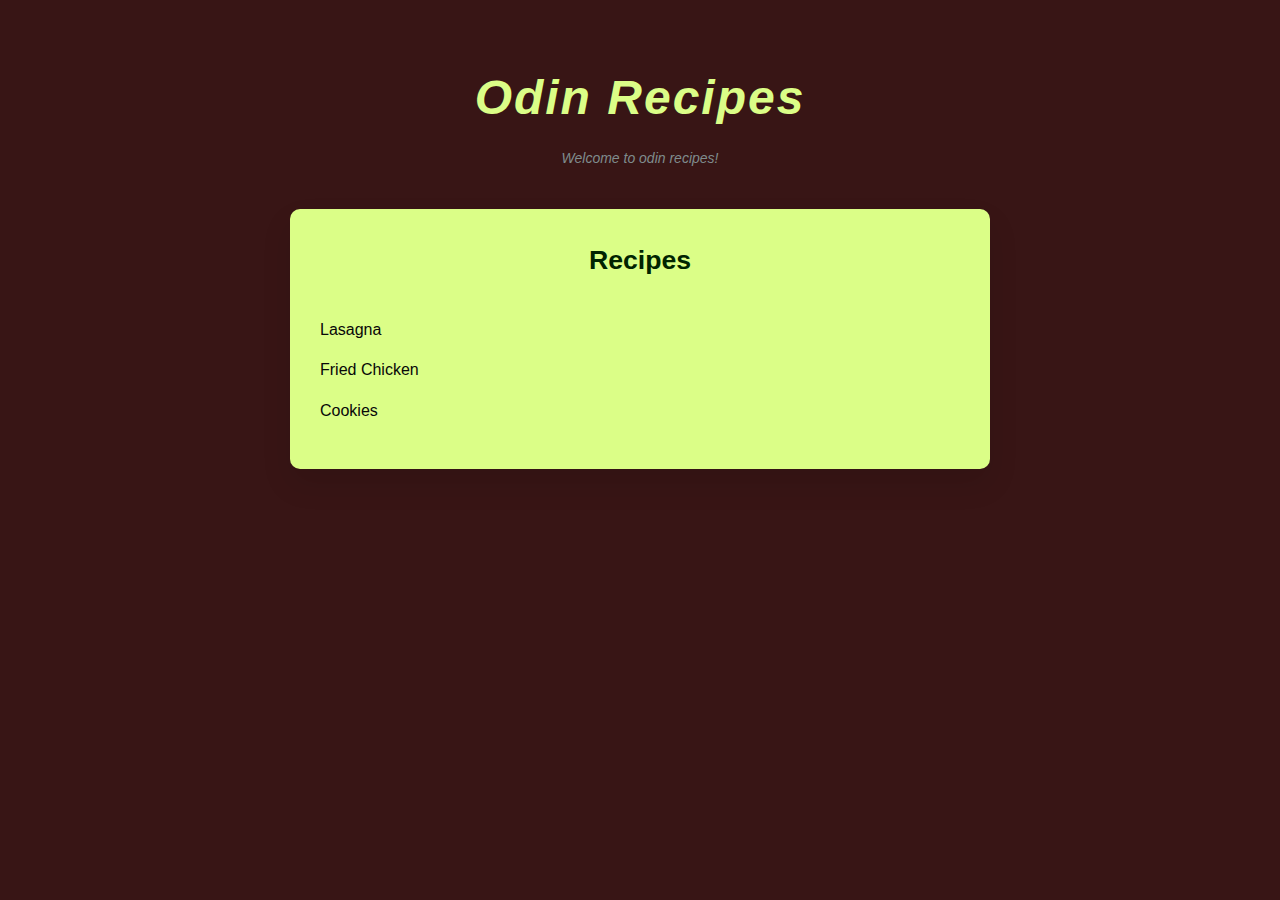
<file: index.html>
<!DOCTYPE html>
<html lang="en">
<head>
    <meta charset="UTF-8">
    <meta name="viewport" content="width=device-width, initial-scale=1.0">
    <link rel="stylesheet" href="styles.css">
    <title>Odin-Recipes</title>
</head>
<body>
    <div class="title_box">
        <h1 id="main-title">Odin Recipes</h1>
        <p id="welcome-message">Welcome to odin recipes!</p>
    </div>
    
    <div class="card">
        <h2>Recipes</h2>
        <div class="list">
            <ul>
                <li><a href="./recipes/lasagna.html">Lasagna</a></li>
                <li><a href="./recipes/friedChicken.html">Fried Chicken</a></li>
                <li><a href="./recipes/cookies.html">Cookies</a></li>
            </ul>
        </div>
    </div>
</body>
</html>
</file>
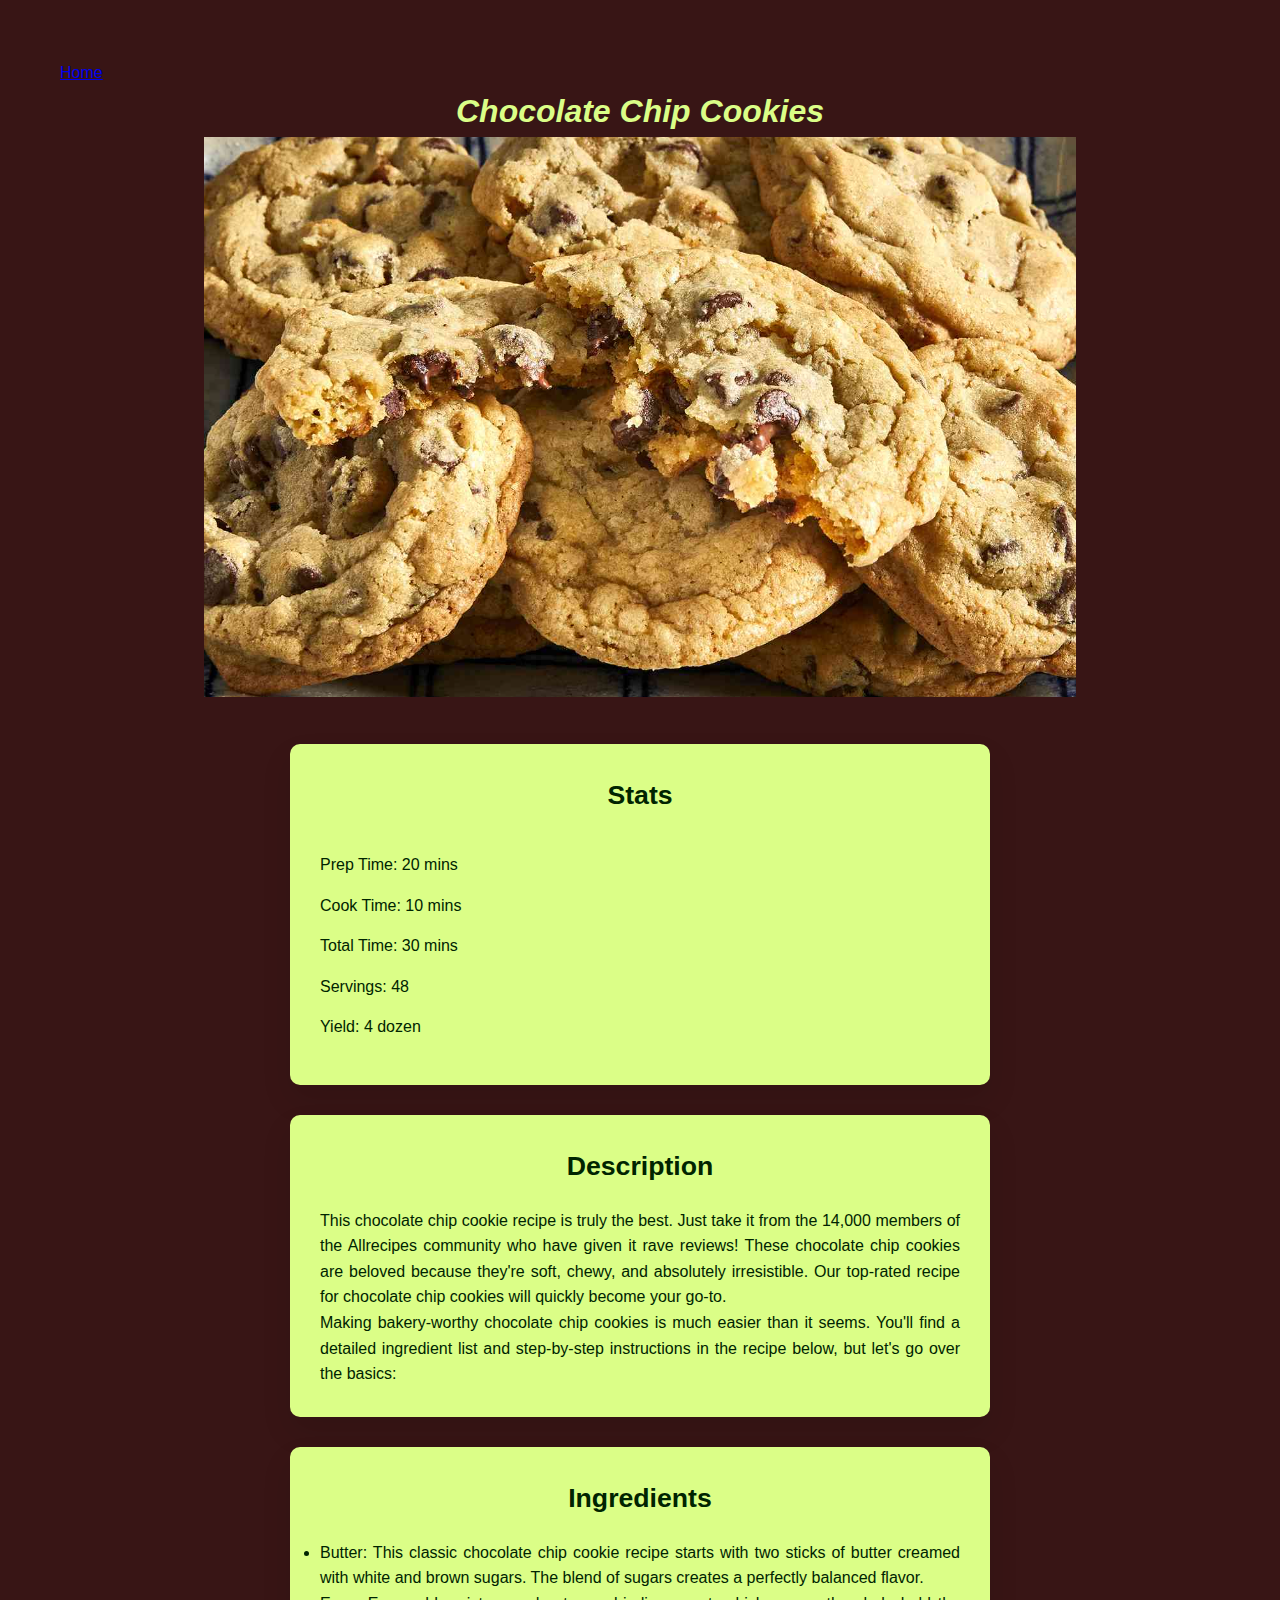
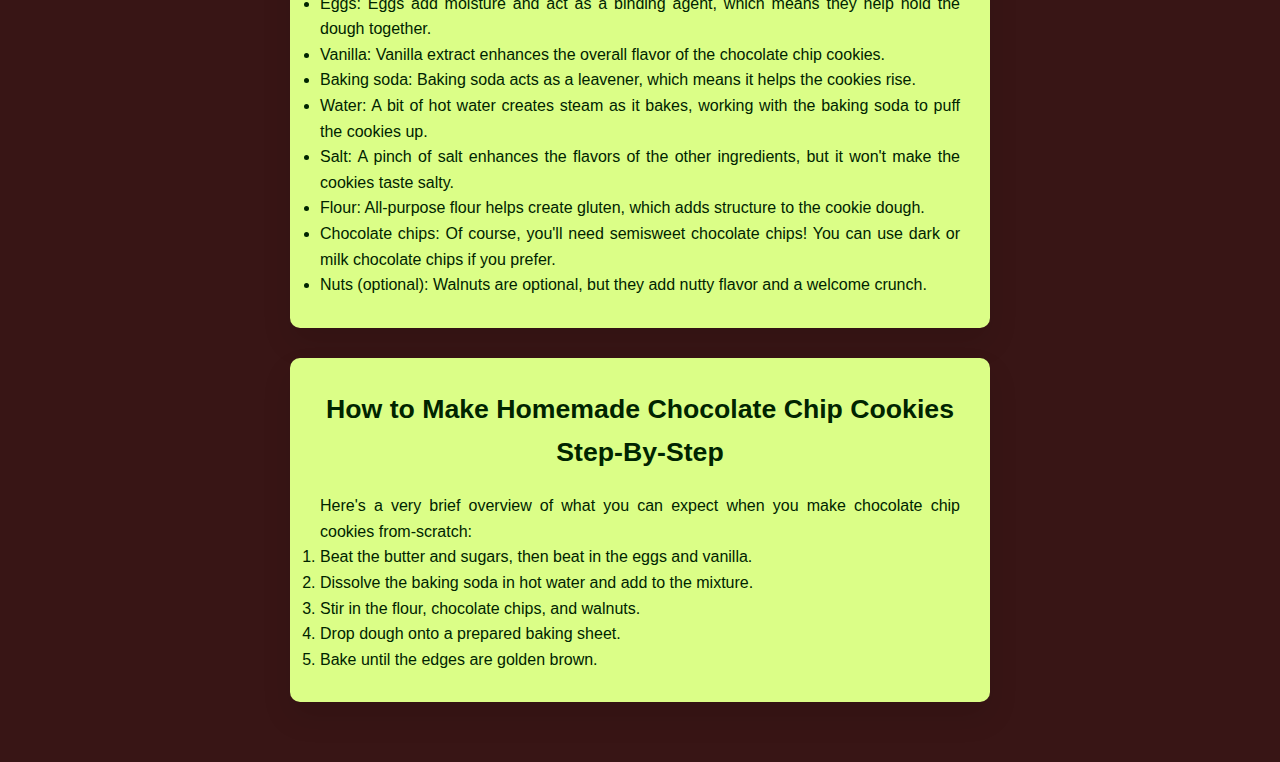
<file: recipes/cookies.html>
<!DOCTYPE html>
<html lang="en">

<head>
    <meta charset="UTF-8">
    <meta name="viewport" content="width=device-width, initial-scale=1.0">
    <link rel="stylesheet" href="../styles.css">
    <title>Chocolate Chip Cookies</title>
</head>

<body>
    <a href="../index.html">Home</a>

    <div class="title_box">
        <h1>Chocolate Chip Cookies</h1>
        <img src="../images/cookies.png" alt="Cookies">
    </div>

    <!--Stats-->
    <div class="card">
        <h2>Stats</h2>
        <div class="list">
            <ul>
                <li>Prep Time: 20 mins</li>
                <li>Cook Time: 10 mins</li>
                <li>Total Time: 30 mins</li>
                <li>Servings: 48</li>
                <li>Yield: 4 dozen</li>
            </ul>
        </div>
    </div>

    <!--Description-->
    <div class="card">
        <h2>Description</h2>
        <p>This chocolate chip cookie recipe is truly the best. Just take it from the 14,000 members of the Allrecipes
            community who have given it rave reviews! These chocolate chip cookies are beloved because they're soft,
            chewy,
            and absolutely irresistible. Our top-rated recipe for chocolate chip cookies will quickly become your go-to.
        </p>

        <p>Making bakery-worthy chocolate chip cookies is much easier than it seems. You'll find a detailed ingredient
            list
            and step-by-step instructions in the recipe below, but let's go over the basics:
        </p>
    </div>


    <!--Ingredients-->
    <div class="card">
        <h2>Ingredients</h2>
        <ul>
            <li>Butter: This classic chocolate chip cookie recipe starts with two sticks of butter creamed with white
                and
                brown sugars. The blend of sugars creates a perfectly balanced flavor.</li>
            <li>Eggs: Eggs add moisture and act as a binding agent, which means they help hold the dough together.</li>
            <li>Vanilla: Vanilla extract enhances the overall flavor of the chocolate chip cookies.</li>
            <li>Baking soda: Baking soda acts as a leavener, which means it helps the cookies rise.</li>
            <li>Water: A bit of hot water creates steam as it bakes, working with the baking soda to puff the cookies
                up.
            </li>
            <li>Salt: A pinch of salt enhances the flavors of the other ingredients, but it won't make the cookies taste
                salty.</li>
            <li>Flour: All-purpose flour helps create gluten, which adds structure to the cookie dough.</li>
            <li>Chocolate chips: Of course, you'll need semisweet chocolate chips! You can use dark or milk chocolate
                chips
                if you prefer.</li>
            <li>Nuts (optional): Walnuts are optional, but they add nutty flavor and a welcome crunch.</li>
        </ul>
    </div>

    <!--Instructions-->
    <div class="card">
        <h2>How to Make Homemade Chocolate Chip Cookies Step-By-Step</h2>
        <p>Here's a very brief overview of what you can expect when you make chocolate chip cookies from-scratch:</p>
        <ol>
            <li>Beat the butter and sugars, then beat in the eggs and vanilla.
            </li>
            <li>Dissolve the baking soda in hot water and add to the mixture.</li>
            <li>Stir in the flour, chocolate chips, and walnuts.</li>
            <li>Drop dough onto a prepared baking sheet.</li>
            <li>Bake until the edges are golden brown.</li>
        </ol>
    </div>



</body>

</html>
</file>
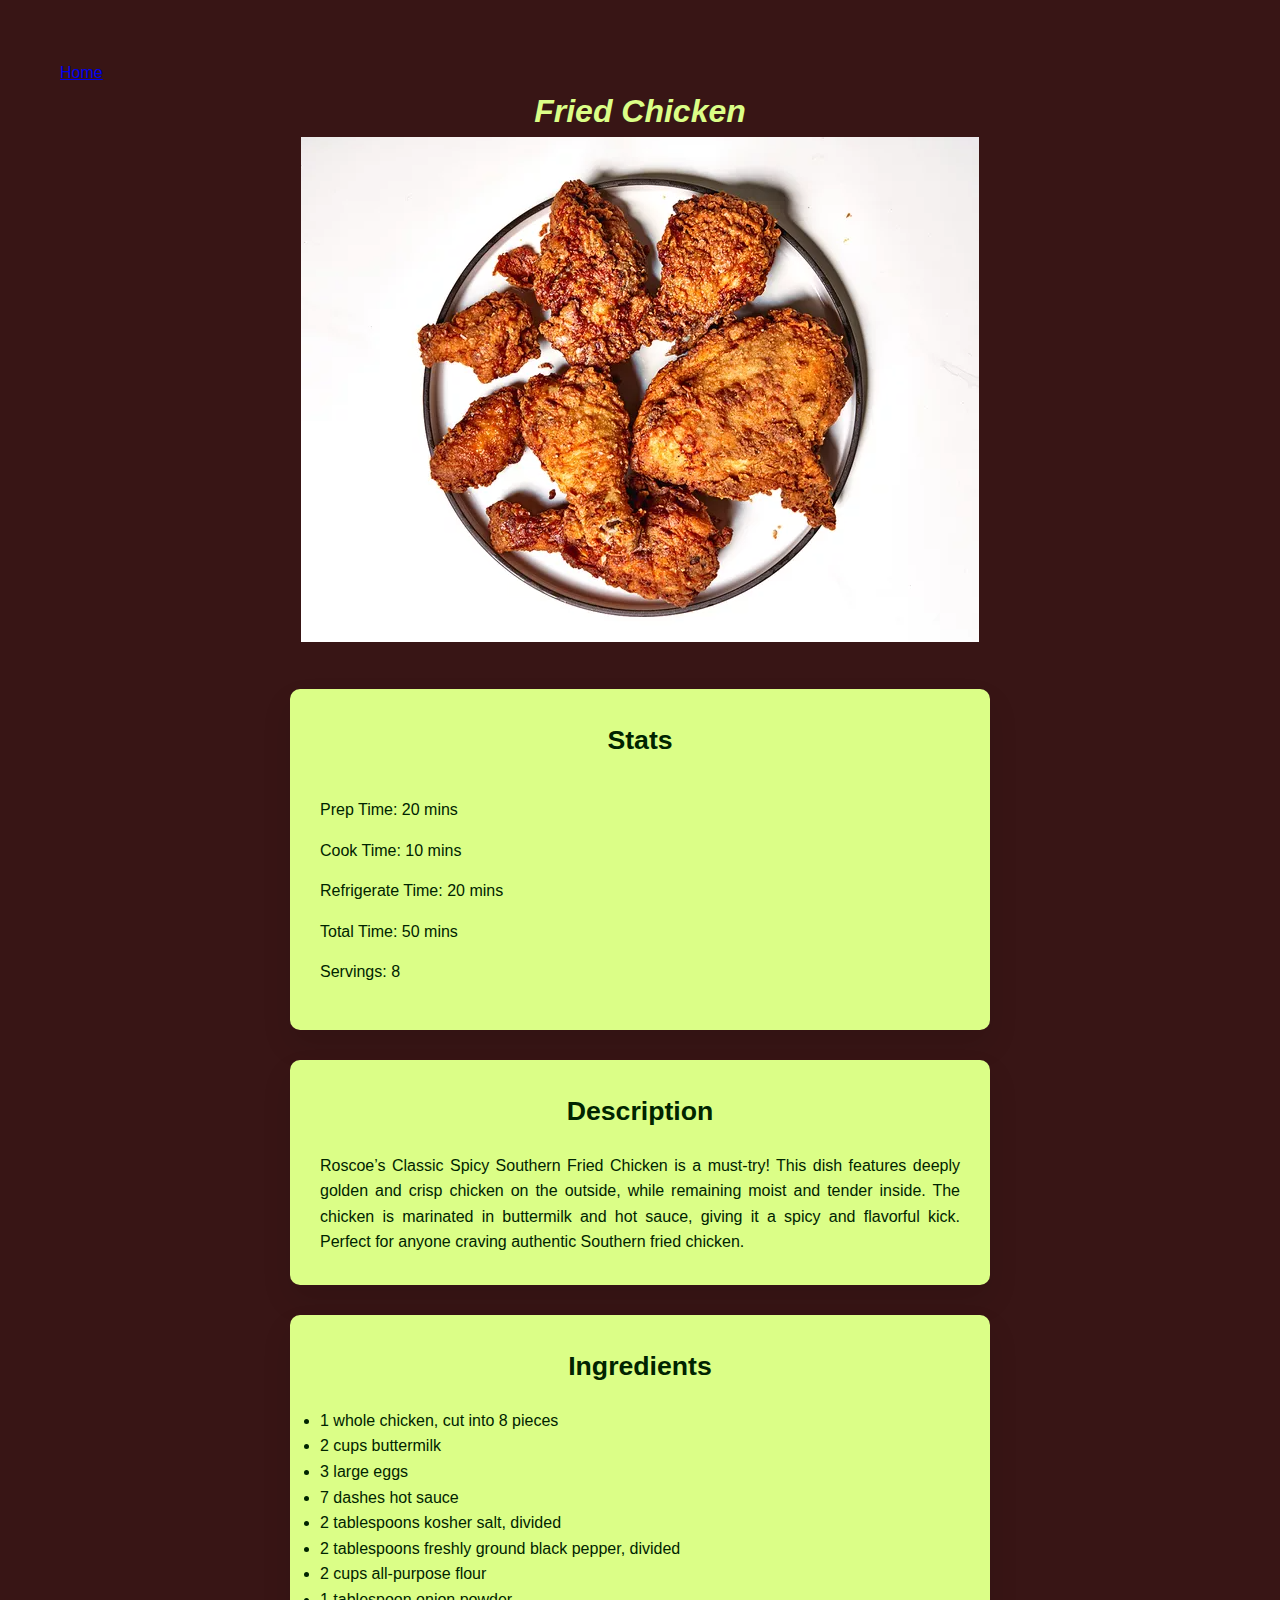
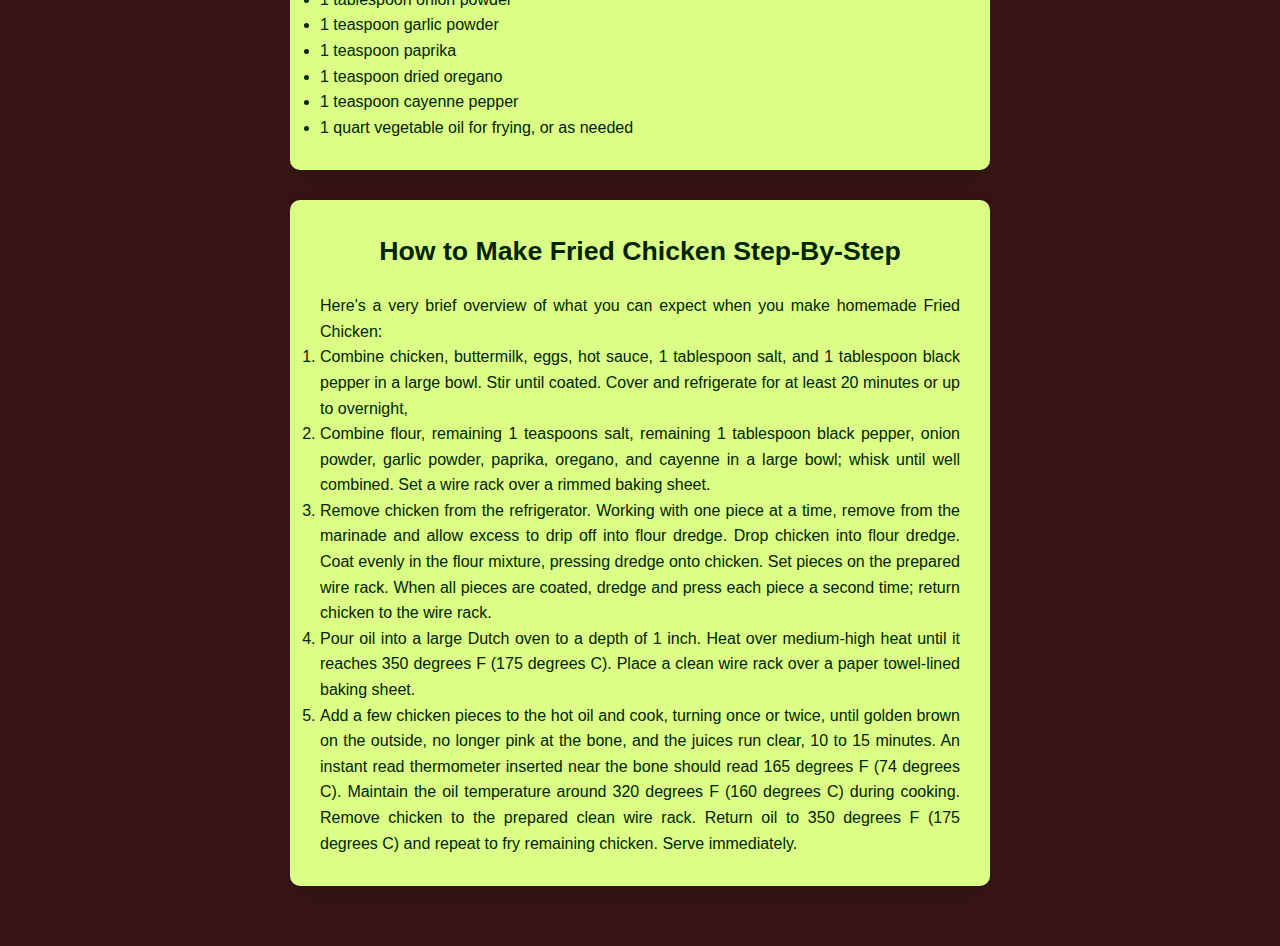
<file: recipes/friedChicken.html>
<!DOCTYPE html>
<html lang="en">

<head>
    <meta charset="UTF-8">
    <meta name="viewport" content="width=device-width, initial-scale=1.0">
    <link rel="stylesheet" href="../styles.css">
    <title>Fried Chicken</title>
</head>

<body>
    <a href="../index.html">Home</a>

    <div class="title_box">
        <h1>Fried Chicken</h1>
        <img src="../images/friedChicken.png" alt="friedChicken">
    </div>

    <!--Stats-->
    <div class="card">
        <h2>Stats</h2>
        <div class="list">
            <ul>
                <li>Prep Time: 20 mins</li>
                <li>Cook Time: 10 mins</li>
                <li>Refrigerate Time: 20 mins</li>
                <li>Total Time: 50 mins</li>
                <li>Servings: 8</li>
            </ul>
        </div>
    </div>

    <!--Description-->
    <div class="card">
    <h2>Description</h2>
    <p>Roscoe’s Classic Spicy Southern Fried Chicken is a must-try! This dish features deeply golden and crisp chicken
        on the outside, while remaining moist and tender inside. The chicken is marinated in buttermilk and hot sauce,
        giving it a spicy and flavorful kick. Perfect for anyone craving authentic Southern fried chicken.
    </p>
    </div>

    <!--Ingredients-->
    <div class="card">
    <h2>Ingredients</h2>
    <ul>
        <li>1 whole chicken, cut into 8 pieces</li>
        <li>2 cups buttermilk</li>
        <li>3 large eggs</li>
        <li>7 dashes hot sauce</li>
        <li>2 tablespoons kosher salt, divided</li>
        <li>2 tablespoons freshly ground black pepper, divided</li>
        <li>2 cups all-purpose flour</li>
        <li>1 tablespoon onion powder</li>
        <li>1 teaspoon garlic powder</li>
        <li>1 teaspoon paprika</li>
        <li>1 teaspoon dried oregano</li>
        <li>1 teaspoon cayenne pepper</li>
        <li>1 quart vegetable oil for frying, or as needed</li>
    </ul>
    </div>

    <!--Instructions-->
    <div class="card">
    <h2>How to Make Fried Chicken Step-By-Step</h2>
    <p>Here's a very brief overview of what you can expect when you make homemade Fried Chicken:</p>
    <ol>
        <li>Combine chicken, buttermilk, eggs, hot sauce, 1 tablespoon salt, and 1 tablespoon black pepper in a large
            bowl. Stir until coated. Cover and refrigerate for at least 20 minutes or up to overnight,</li>
        <li>Combine flour, remaining 1 teaspoons salt, remaining 1 tablespoon black pepper, onion powder, garlic powder,
            paprika, oregano, and cayenne in a large bowl; whisk until well combined. Set a wire rack over a rimmed
            baking sheet.</li>
        <li>Remove chicken from the refrigerator. Working with one piece at a time, remove from the marinade and allow
            excess to drip off into flour dredge. Drop chicken into flour dredge. Coat evenly in the flour mixture,
            pressing dredge onto chicken. Set pieces on the prepared wire rack. When all pieces are coated, dredge and
            press each piece a second time; return chicken to the wire rack.</li>
        <li>Pour oil into a large Dutch oven to a depth of 1 inch. Heat over medium-high heat until it reaches 350
            degrees F (175 degrees C). Place a clean wire rack over a paper towel-lined baking sheet.</li>
        <li>Add a few chicken pieces to the hot oil and cook, turning once or twice, until golden brown on the outside,
            no longer pink at the bone, and the juices run clear, 10 to 15 minutes. An instant read thermometer inserted
            near the bone should read 165 degrees F (74 degrees C). Maintain the oil temperature around 320 degrees F
            (160 degrees C) during cooking. Remove chicken to the prepared clean wire rack. Return oil to 350 degrees F
            (175 degrees C) and repeat to fry remaining chicken. Serve immediately.</li>
    </ol>
    </div>



</body>

</html>
</file>
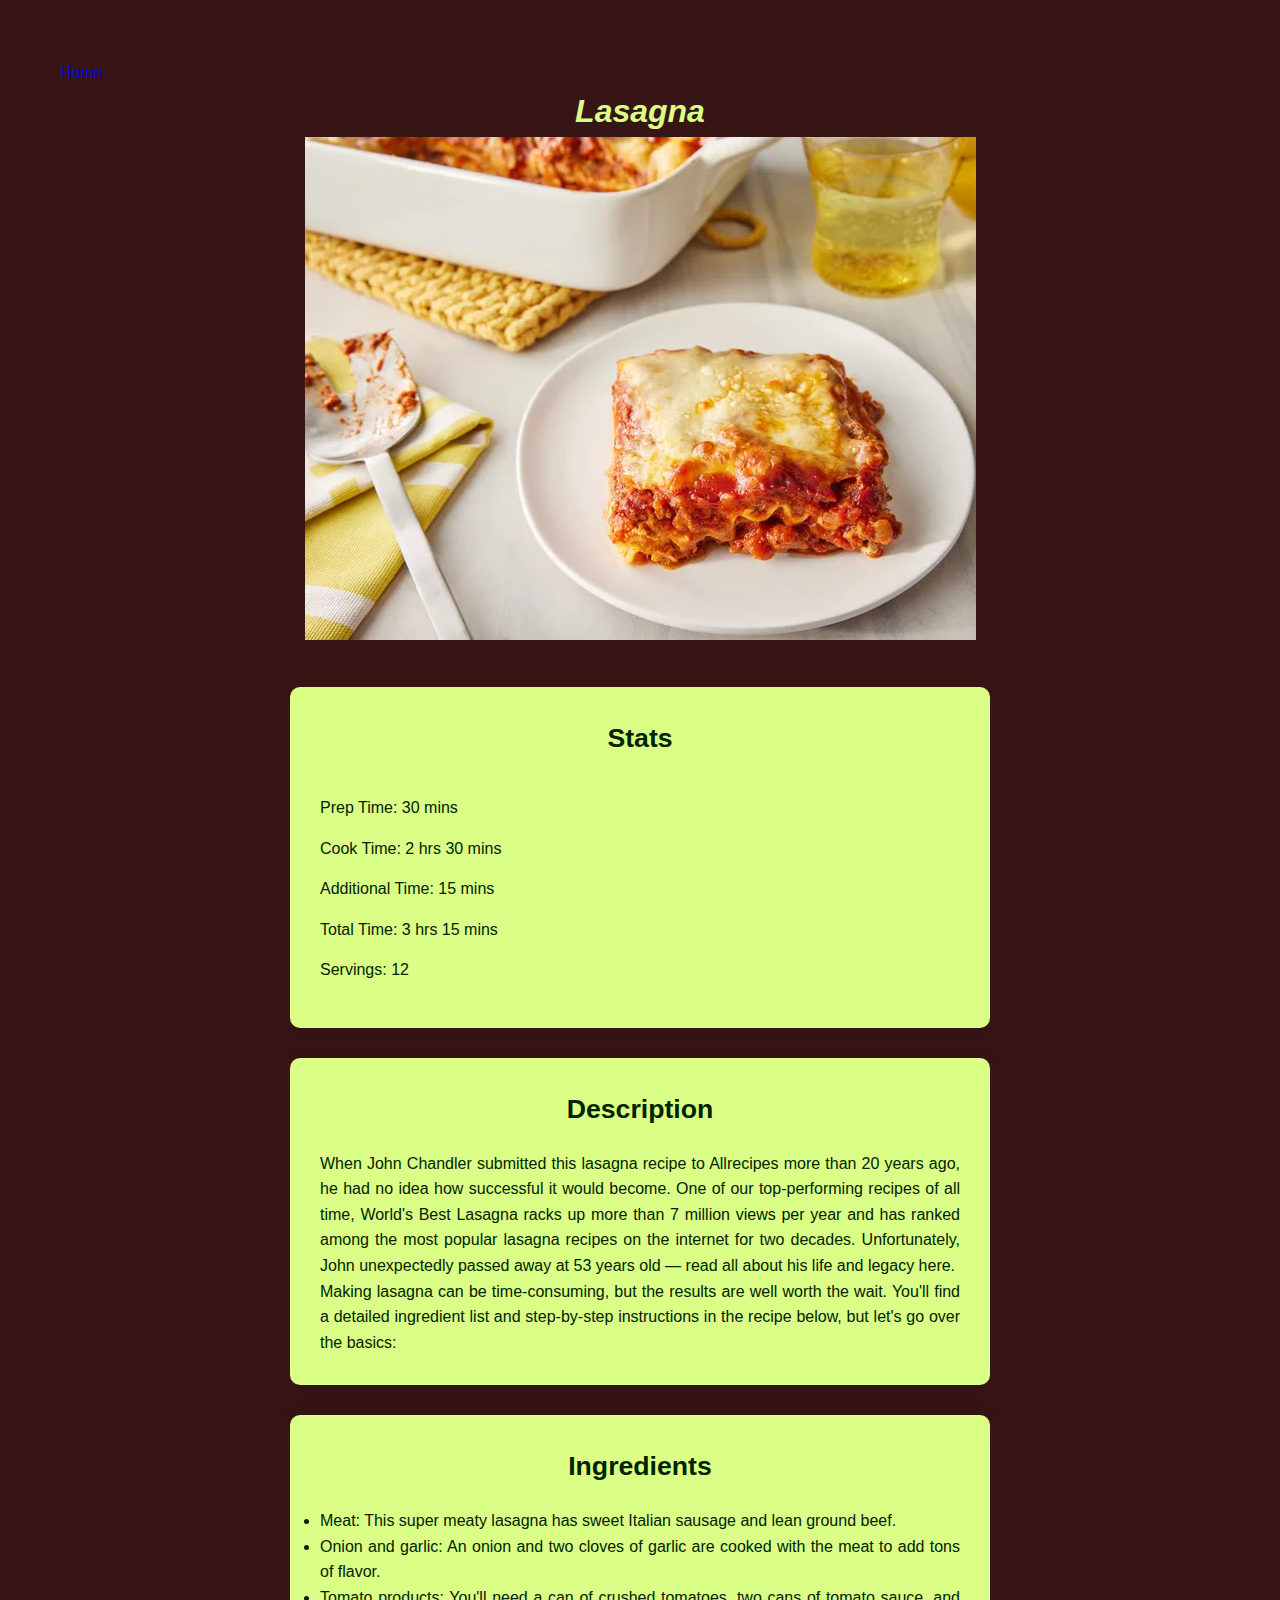
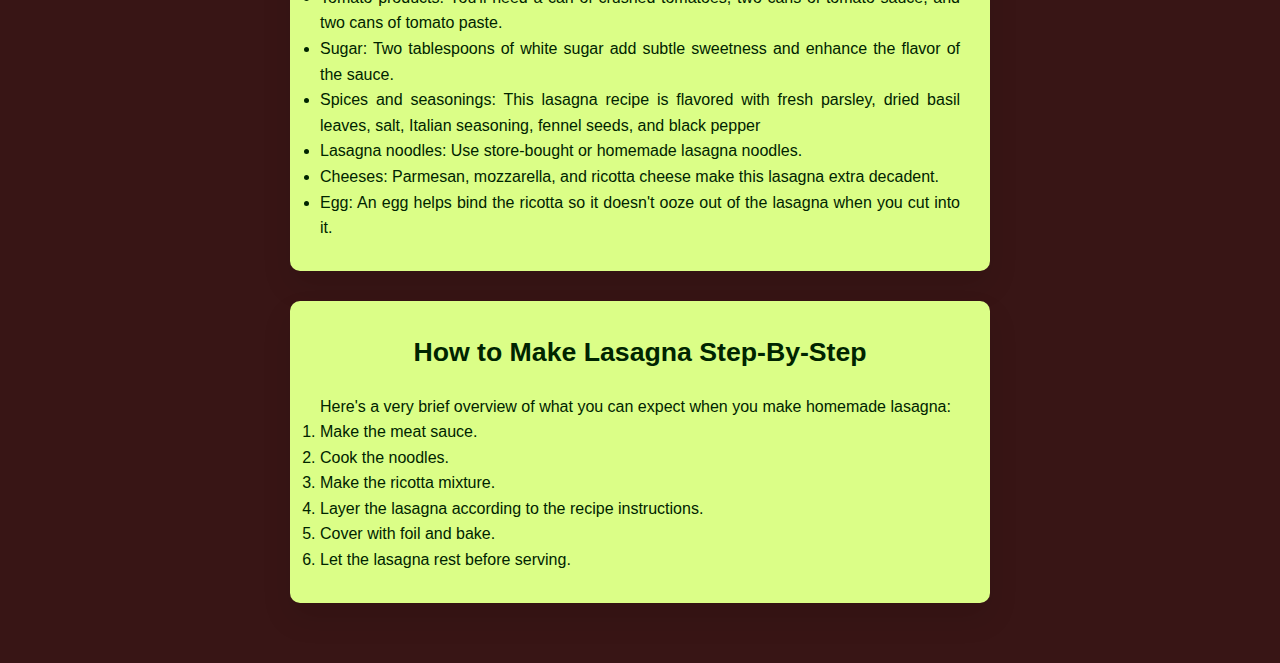
<file: recipes/lasagna.html>
<!DOCTYPE html>
<html lang="en">

<head>
    <meta charset="UTF-8">
    <meta name="viewport" content="width=device-width, initial-scale=1.0">
    <link rel="stylesheet" href="../styles.css">
    <title>Lasagna - e</title>
</head>

<body>
    <a href="../index.html">Home</a>

    <div class="title_box">
        <h1>Lasagna</h1>
        <img src="../images/lasagna.png" alt="Lasagna">
    </div>

    <!--Stats-->
    <!--Stats-->
    <div class="card">
        <h2>Stats</h2>
        <div class="list">
            <ul>
                <li>Prep Time: 30 mins</li>
                <li>Cook Time: 2 hrs 30 mins</li>
                <li>Additional Time: 15 mins</li>
                <li>Total Time: 3 hrs 15 mins</li>
                <li>Servings: 12</li>
            </ul>
        </div>
    </div>

    <!--Description-->
    <div class="card">
        <h2>Description</h2>
        <p>When John Chandler submitted this lasagna recipe to Allrecipes more than 20 years ago, he had no idea how
            successful it would become. One of our top-performing recipes of all time, World's Best Lasagna racks up
            more
            than 7 million views per year and has ranked among the most popular lasagna recipes on the internet for two
            decades. Unfortunately, John unexpectedly passed away at 53 years old — read all about his life and legacy
            here.
        </p>

        <p>Making lasagna can be time-consuming, but the results are well worth the wait. You'll find a detailed
            ingredient
            list and step-by-step instructions in the recipe below, but let's go over the basics:
        </p>
    </div>

    <!--Ingredients-->
    <div class="card">
        <h2>Ingredients</h2>
        <ul>
            <li>Meat: This super meaty lasagna has sweet Italian sausage and lean ground beef.</li>
            <li>Onion and garlic: An onion and two cloves of garlic are cooked with the meat to add tons of flavor.</li>
            <li>Tomato products: You'll need a can of crushed tomatoes, two cans of tomato sauce, and two cans of tomato
                paste.</li>
            <li>Sugar: Two tablespoons of white sugar add subtle sweetness and enhance the flavor of the sauce.</li>
            <li>Spices and seasonings: This lasagna recipe is flavored with fresh parsley, dried basil leaves, salt,
                Italian seasoning, fennel seeds, and black pepper</li>
            <li>Lasagna noodles: Use store-bought or homemade lasagna noodles.</li>
            <li>Cheeses: Parmesan, mozzarella, and ricotta cheese make this lasagna extra decadent.</li>
            <li>Egg: An egg helps bind the ricotta so it doesn't ooze out of the lasagna when you cut into it.</li>
        </ul>
    </div>

    <!--Instructions-->
    <div class="card">
        <h2>How to Make Lasagna Step-By-Step</h2>
        <p>Here's a very brief overview of what you can expect when you make homemade lasagna:</p>
        <ol>
            <li>Make the meat sauce.</li>
            <li>Cook the noodles.</li>
            <li>Make the ricotta mixture.</li>
            <li>Layer the lasagna according to the recipe instructions.</li>
            <li>Cover with foil and bake.</li>
            <li>Let the lasagna rest before serving.</li>
        </ol>
    </div>



</body>

</html>
</file>
<file: styles.css>
* {
    margin: 0;
    padding: 0;
    box-sizing: border-box;
}

body {
    font-family: Arial, sans-serif;
    background-color: #381515;
    color: #DBFE87;
    line-height: 1.6;
    margin: 60px;
}

/* Header styling */
.title_box {
    text-align: center;
    margin-bottom: 40px;
    font-style: italic;
}

.title_box #main-title {
    font-size: 48px; /* Larger modern font size */
    color: #DBFE87;
    letter-spacing: 2px; /* Adds some space between letters */
}

.title_box #welcome-message {
    font-size: 14px; /* Slightly larger for readability */
    font-style: italic;
    color: #7f8c8d;
    margin-top: 10px; /* Adds space between title and subtitle */
}

/* Recipes section */
.card {
    max-width: 700px; /* Slightly wider for modern look */
    margin: 30px auto; /* More space between cards */
    padding: 30px; /* Reduced padding for cleaner look */
    background-color: #DBFE87;
    color: #002400;
    border-radius: 10px; /* Slightly more rounded */
    box-shadow: 0 15px 30px rgba(0, 0, 0, 0.1); /* Softer, modern shadow */
    text-align: justify;
}

h2 {
    font-size: 20pt; /* Larger, more prominent heading */
    color: #002400;
    text-align: center;
    padding-bottom: 20px; /* Reduced padding to streamline spacing */
}

/* Recipe list styling */
.list ul {
    list-style-type: none;
    padding: 0;
}

.list li {
    margin: 15px 0; /* Increased space between items */
}

.list a {
    text-decoration: none;
    font-size: 16px; /* Slightly larger for a modern, readable look */
    color: #080808;
    transition: color 0.3s ease; /* Smooth transition effect */
}

.list a:hover {
    color: #2980b9;
    font-weight: bold;
}
</file>
